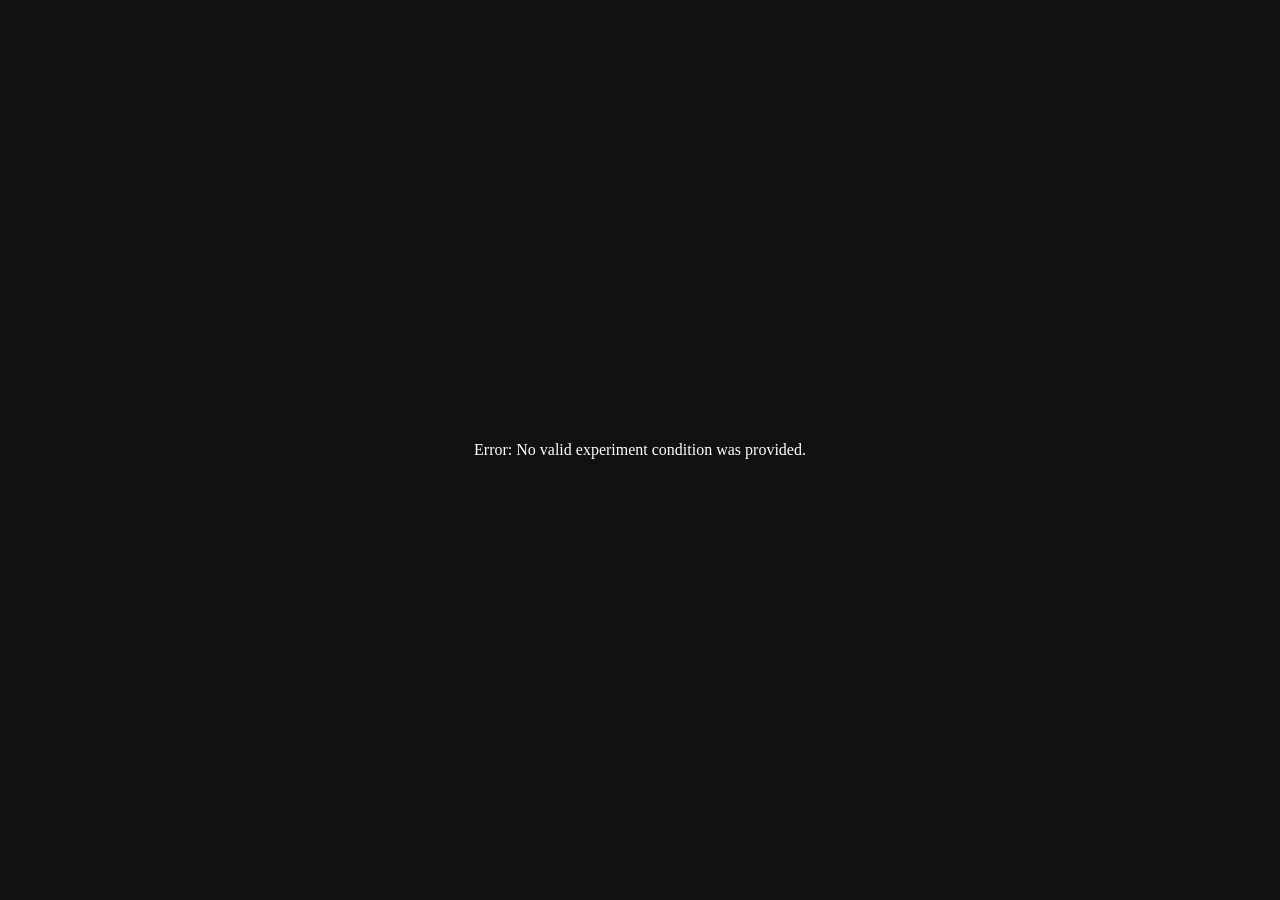
<file: index.html>
<!DOCTYPE html>
<html lang="en">
<head>
<meta charset="UTF-8">
<meta name="viewport" content="width=device-width, initial-scale=1.0">
<title>Narrative Experiment</title>

<link rel="stylesheet" href="css/style.css">

<style>
body{
    margin:0;
    min-height:100vh;
    display:flex;
    justify-content:center;
    align-items:center;
    background:#111;
    font-family:Georgia, serif;
}

.menu{
    display:flex;
    flex-direction:column;
    gap:20px;
    width:320px;
}

.menu button{
    padding:18px;
    font-size:18px;
    cursor:pointer;

    background:transparent;
    border:1px solid #6a5a3a;
    color:#c8a96e;
    border-radius:6px;
    transition:.3s;
}

.menu button:hover{
    background:#6a5a3a;
    color:#111;
}
</style>

</head>

<body>

    <script>
        const params = new URLSearchParams(window.location.search);

        const lang = params.get("lang") || "eng";
        const condition = params.get("condition");

            console.log("Language:", lang);
            console.log("Condition:", condition);

        const scenes = {
        "1": "scenes/fantasy-narrative.html",
        "2": "scenes/real-narrative.html",
        "3": "scenes/fantasy-comic.html",
        "4": "scenes/fantasy-realistic.html",
        "5": "scenes/real-comic.html",
        "6": "scenes/real-realistic.html"
        };


        // --------------------------------
        // Find selected scene
        // --------------------------------

        const selectedScene = scenes[condition];

        console.log("Selected scene:", selectedScene);

        if (selectedScene) {

            window.location.href =
                selectedScene +
                "?lang=" + encodeURIComponent(lang);

            } else {

            console.error("Invalid or missing condition:", condition);

            document.body.innerHTML = `
                <p style="
                    color:white;
                    text-align:center;
                    font-family:Georgia, serif;
                ">
                    Error: No valid experiment condition was provided.
                </p>
            `;
        }
        
    </script>
    

</body>
</html>
</file>
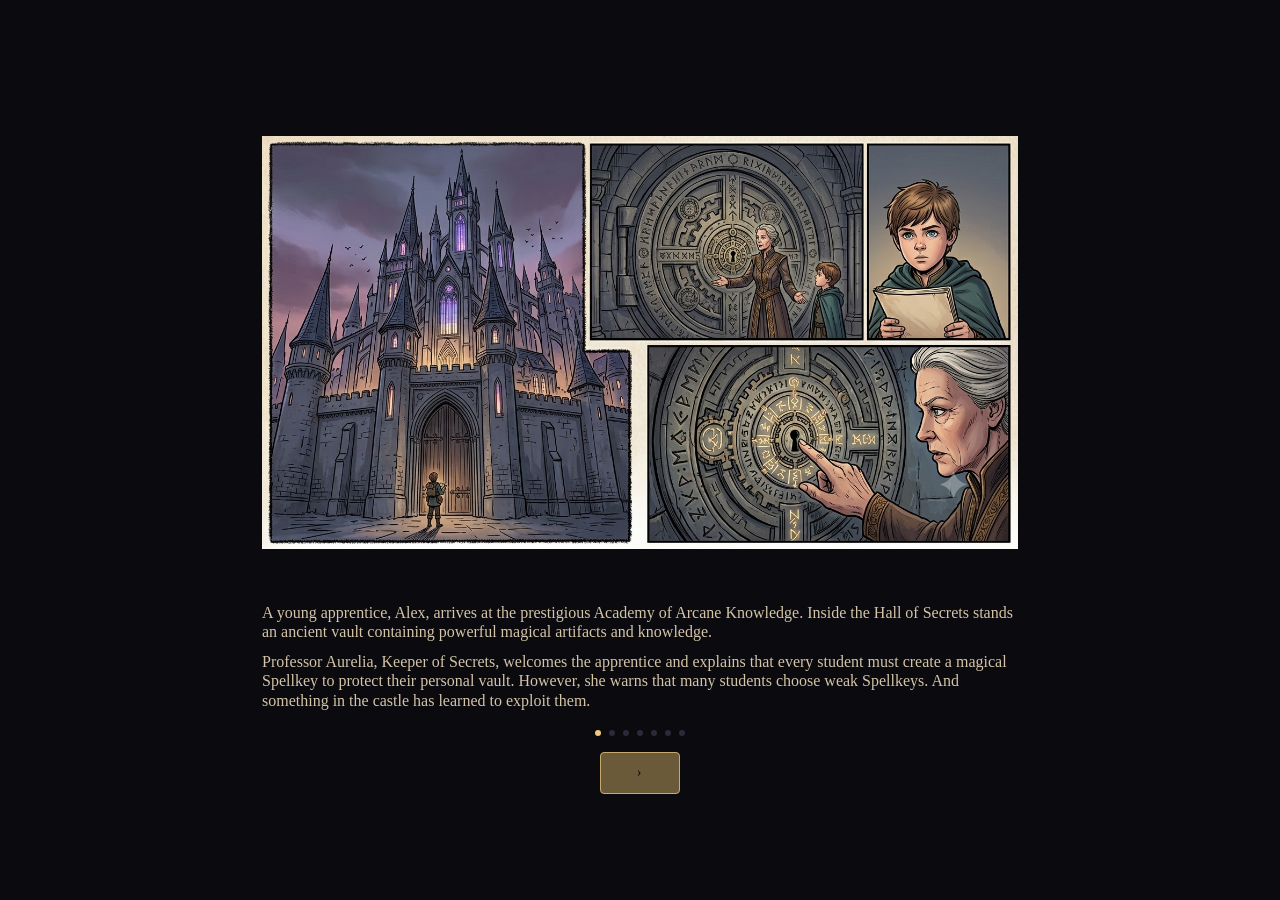
<file: scenes/fantasy-comic.html>
<!DOCTYPE html>
<html lang="en">
<head>
<meta charset="UTF-8">
<meta name="viewport" content="width=device-width, initial-scale=1.0">
<title>The Academy of Arcane Knowledge</title>
  <link rel="stylesheet" href="../css/style.css">
</head>


<body class="fantasy">
<div class="scene active" id="scene-1">
  <img id="scene1-image" class="scene-image">
  <div id="scene1-text" class="narration"></div>

  <div id="scene1-progress" class="progress"></div>
  
  <div class="navigation-buttons">
    <button class="continue-btn" onclick="goTo('2')">
        ›
    </button>
  </div>
</div>


<div class="scene" id="scene-2">
  <img id="scene2-image" class="scene-image">
  <div id="scene2-text" class="narration"></div>

  <div id="scene2-progress" class="progress"></div>

  <div class="navigation-buttons">
    <button class="back-btn" onclick="goBack()">
        ‹
    </button>

    <button class="continue-btn" onclick="goTo('3')">
        ›
    </button>
  </div>
</div>




<div class="scene" id="scene-3">
  <img id="scene3-image" class="scene-image">
  <div id="scene3-text" class="narration"></div>

  <div id="scene3-progress" class="progress"></div>
  
  <div class="navigation-buttons">
    <button class="back-btn" onclick="goBack()">
        ‹
    </button>

    <button class="continue-btn" onclick="goTo('information')">
        ›
    </button>
  </div>
</div>

<div class="scene" id="scene-information">

  <div id="information-panel-1-content"></div>
  <div class="navigation-buttons">
    <button class="back-btn" onclick="goBack()">
        ‹
    </button>
    <button class="continue-btn" onclick="goTo('4')">
        ›
    </button>
  </div>
</div>


<div class="scene" id="scene-4">
  <img id="scene4-image" class="scene-image">
  <div id="scene4-text" class="narration"></div>

  <div id="scene4-progress" class="progress"></div>

  <div class="navigation-buttons">
    <button class="back-btn" onclick="goBack()">
        ‹
    </button>
    <button class="continue-btn" onclick="goTo('5')">
        ›
    </button>
  </div>

</div>

<div class="scene" id="scene-5">
  <img id="scene5-image" class="scene-image">
  <div id="scene5-text" class="narration"></div>

  <div id="scene5-progress" class="progress"></div>

  <div class="navigation-buttons">
    <button class="back-btn" onclick="goBack()">
        ‹
    </button>

    <button class="continue-btn" onclick="goTo('6')">
        ›
    </button>
  </div>

</div>

<div class="scene" id="scene-6">
  <img id="scene6-image" class="scene-image">
  <div id="scene6-text" class="narration"></div>
  <div id="scene6-progress" class="progress"></div>

  <div class="navigation-buttons">
    <button class="back-btn" onclick="goBack()">
        ‹
    </button>
    <button class="continue-btn" onclick="goTo('7')">
      ›
  </button>
  </div>
</div>

<div class="scene" id="scene-7">
  <img id="scene7-image" class="scene-image">
  <div id="scene7-text" class="narration"></div>
  <div id="scene7-progress" class="progress"></div>


  <div class="navigation-buttons">
    <button class="back-btn" onclick="goBack()">
        ‹
    </button>

    <button class="continue-btn" onclick="goTo('information2')">
      ›
   </button>
  </div>
</div>

<div class="scene" id="scene-information2">
  <div id="information-panel-2-content"></div>
      <div class="navigation-buttons">
        <button class="back-btn" onclick="goBack()">‹</button>
        <button id="completeButton" class="continue-btn" type="button">
          <span id="completeButtonText"></span> ›
        </button>
      </div>
 </div>



    

</div>



<script src="../js/data.js"></script>
<script src="../js/information-panel.js"></script>

<script>
  const story = scenes.find(
      s => s.topic === "password-security"
  );
  const narrativeType = "fantasy";
  const visualStyle = "comic";
  const scenesData =  story.narratives[narrativeType].data;
  const totalScenes = scenesData.length;

  const lang = new URLSearchParams(window.location.search).get("lang") || "eng";
  console.log("Language:", lang);
  const narrationVar = lang === "eng" ? "narration_EN" : "narration_GER";

  scenesData.forEach((scene,index)=>{
    const imageElement = document.getElementById(
        `scene${index+1}-image`
    );

    imageElement.src = scene.visual_style[visualStyle].image;


    document.getElementById(
        `scene${index+1}-text`
    ).innerHTML =
        scene[narrationVar]
        .trim()
        .split("\n")
        .map(line => `<p>${line.trim()}</p>`)
        .join("");
    const progress = document.getElementById(`scene${index + 1}-progress`);

    for (let i = 0; i < totalScenes; i++) {
        const pip = document.createElement("div");
        pip.classList.add("pip");

        if (i < index)
            pip.classList.add("done");
        else if (i === index)
            pip.classList.add("active");

        progress.appendChild(pip);
    }
});

  document.getElementById("completeButtonText").textContent =
  lang === "ger" ? "Geschichte abschließen" : "Complete the story";

  document.getElementById("completeButton").addEventListener("click", function(event) {
  event.preventDefault();
  window.parent.postMessage(
      {
          type: "storyFinished"
      },
      "*"
  );
  });

  let sceneHistory = ["1"];
  function goTo(sceneId) {
      let currentScene = document.querySelector(".scene.active");
      if(currentScene) {
          let currentId = currentScene.id.replace("scene-", "");

          if(currentId !== sceneId) {
              sceneHistory.push(sceneId);
          }
      }

      document.querySelectorAll('.scene')
          .forEach(s => s.classList.remove('active'));
      document.getElementById('scene-' + sceneId)
          .classList.add('active');

      
    if (sceneId === "information") {
        renderInformationPanel(1, narrativeType,lang);
    }
    if (sceneId === "information2") {
        renderInformationPanel(2, narrativeType, lang);
    }


      window.scrollTo({
          top:0,
          behavior:'smooth'
      });
  }

  function goBack() {
      sceneHistory.pop();
      let previousScene = sceneHistory[sceneHistory.length - 1];
      if(previousScene) {
          document.querySelectorAll('.scene')
              .forEach(s => s.classList.remove('active'));

          document.getElementById('scene-' + previousScene)
              .classList.add('active');

          window.scrollTo({
              top:0,
              behavior:'smooth'
          });
      }
  }
</script>

</body>
</html>
</file>
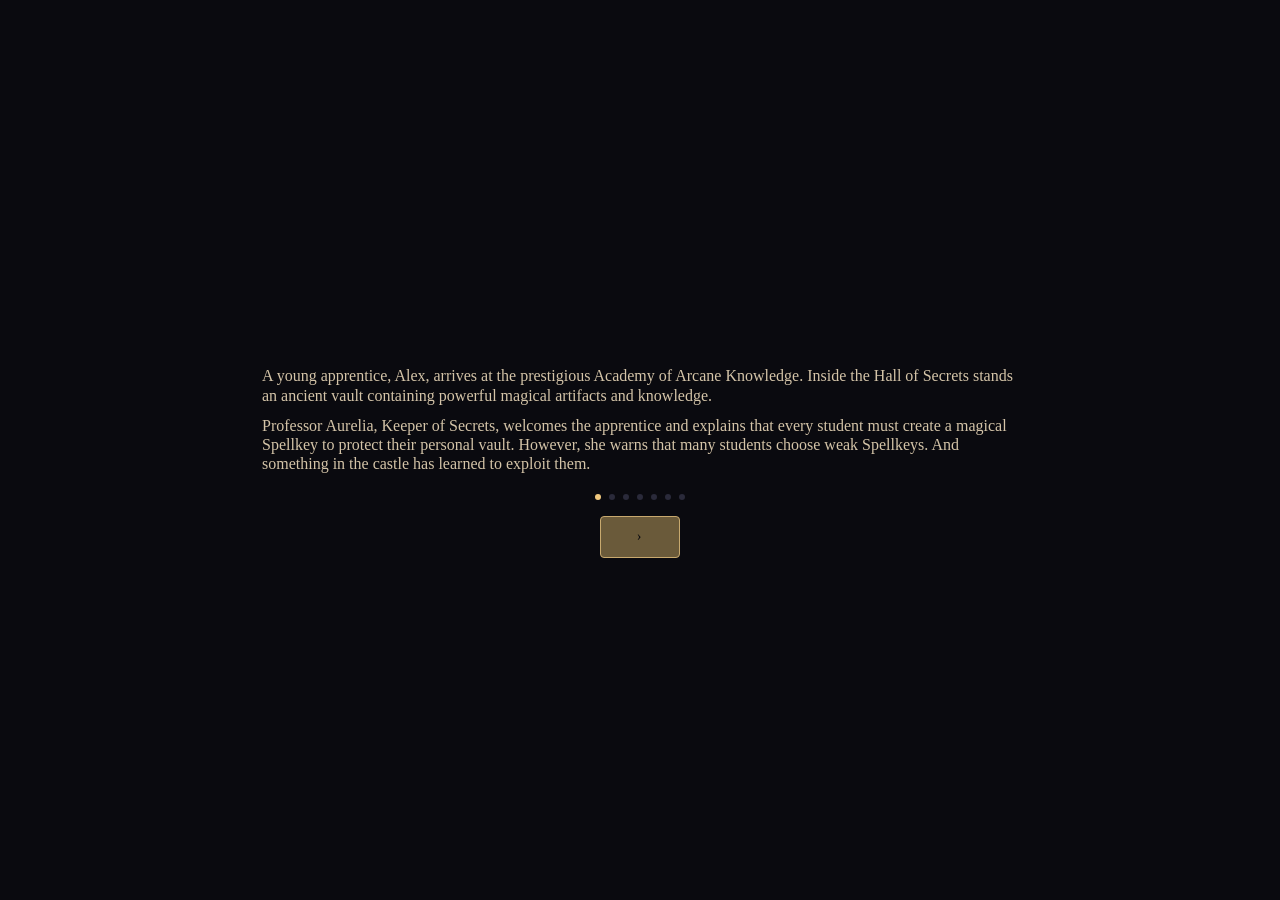
<file: scenes/fantasy-narrative.html>
<!DOCTYPE html>
<html lang="en">
<head>
<meta charset="UTF-8">
<meta name="viewport" content="width=device-width, initial-scale=1.0">
<title>The Academy of Arcane Knowledge</title>
  <link rel="stylesheet" href="../css/style.css">
</head>


<body class="fantasy">
<div class="scene active" id="scene-1">
  <div id="scene1-text" class="narration"></div>

  <div id="scene1-progress" class="progress"></div>
  
  <div class="navigation-buttons">
    <button class="continue-btn" onclick="goTo('2')">
        ›
    </button>
  </div>
</div>


<div class="scene" id="scene-2">
  <div id="scene2-text" class="narration"></div>

  <div id="scene2-progress" class="progress"></div>

  <div class="navigation-buttons">
    <button class="back-btn" onclick="goBack()">
        ‹
    </button>

    <button class="continue-btn" onclick="goTo('3')">
        ›
    </button>
  </div>
</div>



<div class="scene" id="scene-3">
  <div id="scene3-text" class="narration"></div>

  <div id="scene3-progress" class="progress"></div>
  
  <div class="navigation-buttons">
    <button class="back-btn" onclick="goBack()">
        ‹
    </button>

    <button class="continue-btn" onclick="goTo('information')">
        ›
    </button>
  </div>
</div>


<div class="scene" id="scene-information">

  <div id="information-panel-1-content"></div>
  <div class="navigation-buttons">
    <button class="back-btn" onclick="goBack()">
        ‹
    </button>
    <button class="continue-btn" onclick="goTo('4')">
        ›
    </button>
  </div>
</div>



<div class="scene" id="scene-4">
  <div id="scene4-text" class="narration"></div>

  <div id="scene4-progress" class="progress"></div>

  <div class="navigation-buttons">
    <button class="back-btn" onclick="goBack()">
        ‹
    </button>
    <button class="continue-btn" onclick="goTo('5')">
        ›
    </button>
  </div>

</div>

<div class="scene" id="scene-5">
  <div id="scene5-text" class="narration"></div>

  <div id="scene5-progress" class="progress"></div>

  <div class="navigation-buttons">
    <button class="back-btn" onclick="goBack()">
        ‹
    </button>

    <button class="continue-btn" onclick="goTo('6')">
        ›
    </button>
  </div>
</div>


<div class="scene" id="scene-6">
  <div id="scene6-text" class="narration"></div>
  <div id="scene6-progress" class="progress"></div>

  <div class="navigation-buttons">
    <button class="back-btn" onclick="goBack()">
        ‹
    </button>
    <button class="continue-btn" onclick="goTo('7')">
      ›
  </button>
  </div>
</div>

<div class="scene" id="scene-7">
  <div id="scene7-text" class="narration"></div>
  <div id="scene7-progress" class="progress"></div>

  <div class="navigation-buttons">
    <button class="back-btn" onclick="goBack()">
        ‹
    </button>
    <button class="continue-btn" onclick="goTo('information2')">
      ›
  </button>
  </div>
</div>


<div class="scene" id="scene-information2">
  <div id="information-panel-2-content"></div>
      <div class="navigation-buttons">
        <button class="back-btn" onclick="goBack()">‹</button>
        <button id="completeButton" class="continue-btn" type="button">
          <span id="completeButtonText"></span> ›
        </button>
      </div>
 </div>

<script src="../js/data.js"></script>
<script src="../js/information-panel.js"></script>

<script>
  const story = scenes.find(
      s => s.topic === "password-security"
  );
  const narrativeType = "fantasy";
  const visualStyle = "comic";


  const scenesData =  story.narratives[narrativeType].data;
  const totalScenes = scenesData.length;

  const lang = new URLSearchParams(window.location.search).get("lang") || "eng";

  console.log("Language:", lang);

  const narrationVar = lang === "eng" ? "narration_EN" : "narration_GER";

  scenesData.forEach((scene,index)=>{


    document.getElementById(
        `scene${index+1}-text`
    ).innerHTML =
        scene[narrationVar]
        .trim()
        .split("\n")
        .map(line => `<p>${line.trim()}</p>`)
        .join("");
    const progress = document.getElementById(`scene${index + 1}-progress`);

    for (let i = 0; i < totalScenes; i++) {
        const pip = document.createElement("div");
        pip.classList.add("pip");

        if (i < index)
            pip.classList.add("done");
        else if (i === index)
            pip.classList.add("active");

        progress.appendChild(pip);
    }
});

  document.getElementById("completeButtonText").textContent =
  lang === "ger" ? "Geschichte abschließen" : "Complete the story";

  document.getElementById("completeButton").addEventListener("click", function(event) {
  event.preventDefault();
  window.parent.postMessage(
      {
          type: "storyFinished"
      },
      "*"
  );
  });

  let sceneHistory = ["1"];
  function goTo(sceneId) {

      let currentScene = document.querySelector(".scene.active");

      if(currentScene) {
          let currentId = currentScene.id.replace("scene-", "");

          if(currentId !== sceneId) {
              sceneHistory.push(sceneId);
          }
      }

      document.querySelectorAll('.scene')
          .forEach(s => s.classList.remove('active'));
      document.getElementById('scene-' + sceneId)
          .classList.add('active');

      
    if (sceneId === "information") {
        renderInformationPanel(1, narrativeType,lang);
    }
    if (sceneId === "information2") {
        renderInformationPanel(2, narrativeType, lang);
    }


      window.scrollTo({
          top:0,
          behavior:'smooth'
      });
  }

  function goBack() {
      sceneHistory.pop();
      let previousScene = sceneHistory[sceneHistory.length - 1];
      if(previousScene) {
          document.querySelectorAll('.scene')
              .forEach(s => s.classList.remove('active'));

          document.getElementById('scene-' + previousScene)
              .classList.add('active');

          window.scrollTo({
              top:0,
              behavior:'smooth'
          });
      }
  }
</script>

</body>
</html>
</file>
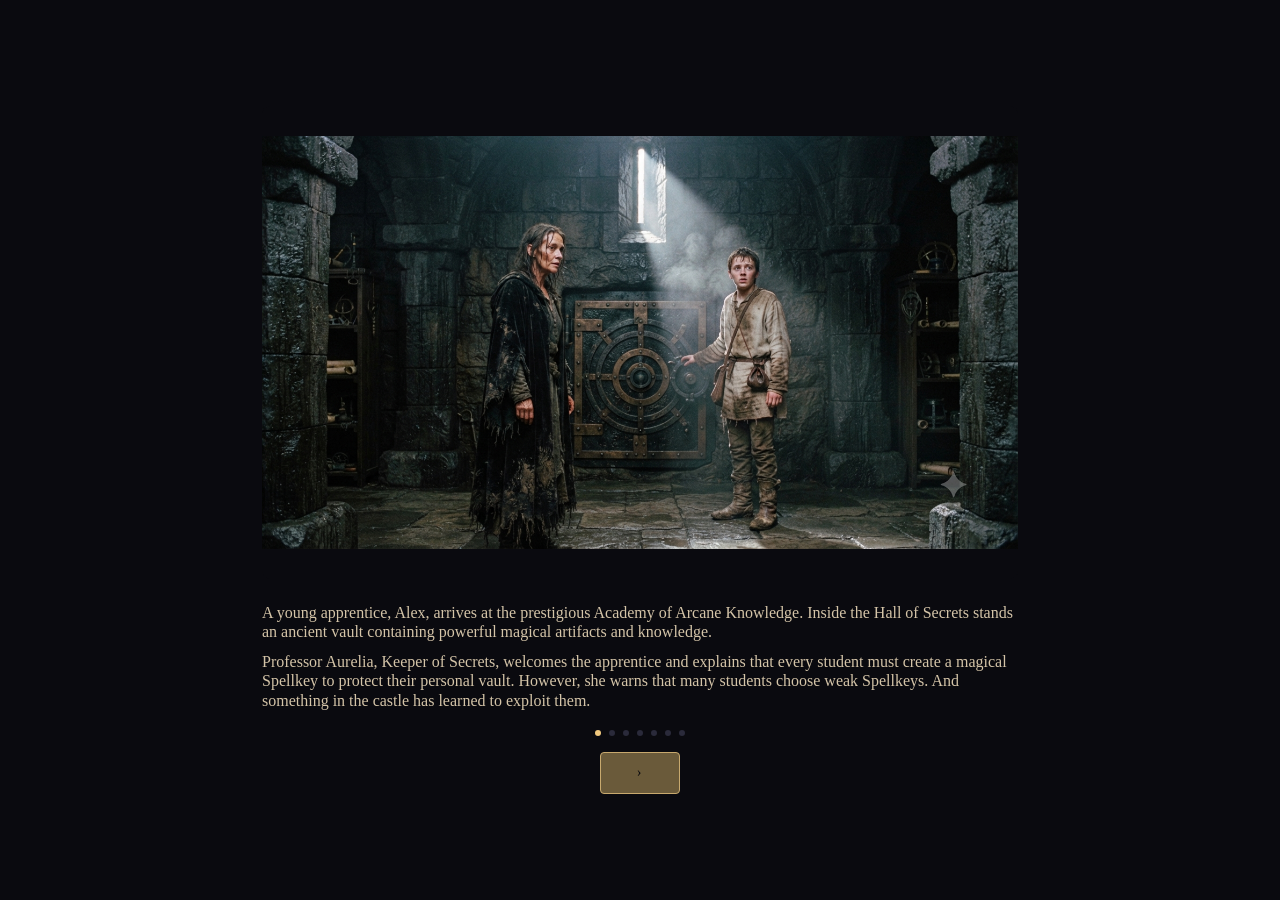
<file: scenes/fantasy-realistic.html>
<!DOCTYPE html>
<html lang="en">
<head>
<meta charset="UTF-8">
<meta name="viewport" content="width=device-width, initial-scale=1.0">
<title>The Academy of Arcane Knowledge</title>
  <link rel="stylesheet" href="../css/style.css">
</head>

<body class="fantasy">
<div class="scene active" id="scene-1">

  <img id="scene1-image" class="scene-image">
  <div id="scene1-text" class="narration"></div>

  <div id="scene1-progress" class="progress"></div>
  
  <div class="navigation-buttons">
    <button class="continue-btn" onclick="goTo('2')">
        ›
    </button>
  </div>
</div>


<div class="scene" id="scene-2">
  <img id="scene2-image" class="scene-image">
  <div id="scene2-text" class="narration"></div>

  <div id="scene2-progress" class="progress"></div>

  <div class="navigation-buttons">
    <button class="back-btn" onclick="goBack()">
        ‹
    </button>

    <button class="continue-btn" onclick="goTo('3')">
        ›
    </button>
  </div>
</div>





<div class="scene" id="scene-3">
  <img id="scene3-image" class="scene-image">
  <div id="scene3-text" class="narration"></div>

  <div id="scene3-progress" class="progress"></div>
  
  <div class="navigation-buttons">
    <button class="back-btn" onclick="goBack()">
        ‹
    </button>

    <button class="continue-btn" onclick="goTo('information')">
        ›
    </button>
  </div>
</div>

<div class="scene" id="scene-information">
  <div id="information-panel-1-content"></div>
  <div class="navigation-buttons">
    <button class="back-btn" onclick="goBack()">
        ‹
    </button>
    <button class="continue-btn" onclick="goTo('4')">
        ›
    </button>
  </div>
</div>


<div class="scene" id="scene-4">
  <img id="scene4-image" class="scene-image">
  <div id="scene4-text" class="narration"></div>

  <div id="scene4-progress" class="progress"></div>

  <div class="navigation-buttons">
    <button class="back-btn" onclick="goBack()">
        ‹
    </button>
    <button class="continue-btn" onclick="goTo('5')">
        ›
    </button>
  </div>

</div>

<div class="scene" id="scene-5">
  <img id="scene5-image" class="scene-image">
  <div id="scene5-text" class="narration"></div>

  <div id="scene5-progress" class="progress"></div>

  <div class="navigation-buttons">
    <button class="back-btn" onclick="goBack()">
        ‹
    </button>

    <button class="continue-btn" onclick="goTo('6')">
        ›
    </button>
  </div>

</div>

<div class="scene" id="scene-6">
  <img id="scene6-image" class="scene-image">
  <div id="scene6-text" class="narration"></div>
  <div id="scene6-progress" class="progress"></div>

  <div class="navigation-buttons">
    <button class="back-btn" onclick="goBack()">
        ‹
    </button>
    <button class="continue-btn" onclick="goTo('7')">
        ›
    </button>
  </div>

</div>

<div class="scene" id="scene-7">
  <img id="scene7-image" class="scene-image">
  <div id="scene7-text" class="narration"></div>
  <div id="scene7-progress" class="progress"></div>


  <div class="navigation-buttons">
    <button class="back-btn" onclick="goBack()">
        ‹
    </button>

    <button class="continue-btn" onclick="goTo('information2')">
      ›
  </button>
  </div>

</div>

<div class="scene" id="scene-information2">
  <div id="information-panel-2-content"></div>
      <div class="navigation-buttons">
        <button class="back-btn" onclick="goBack()">‹</button>
        <button id="completeButton" class="continue-btn" type="button">
          <span id="completeButtonText"></span> ›
        </button>
      </div>
 </div>



<script src="../js/data.js"></script>
<script src="../js/information-panel.js"></script>

<script>
  const story = scenes.find(
      s => s.topic === "password-security"
  );
  const narrativeType = "fantasy";
  const visualStyle = "realistic";


  const scenesData =  story.narratives[narrativeType].data;
  const totalScenes = scenesData.length;

  const lang = new URLSearchParams(window.location.search).get("lang") || "eng";
  console.log("Language:", lang);
  const narrationVar = lang === "eng" ? "narration_EN" : "narration_GER";

  scenesData.forEach((scene,index)=>{
    document.getElementById(
        `scene${index+1}-image`
    ).src =
        scene.visual_style[visualStyle].image;

    document.getElementById(
        `scene${index+1}-text`
    ).innerHTML =
        scene[narrationVar]
        .trim()
        .split("\n")
        .map(line => `<p>${line.trim()}</p>`)
        .join("");
    const progress = document.getElementById(`scene${index + 1}-progress`);

    for (let i = 0; i < totalScenes; i++) {
        const pip = document.createElement("div");
        pip.classList.add("pip");

        if (i < index)
            pip.classList.add("done");
        else if (i === index)
            pip.classList.add("active");

        progress.appendChild(pip);
    }
});

  document.getElementById("completeButtonText").textContent =
  lang === "ger" ? "Geschichte abschließen" : "Complete the story";

  document.getElementById("completeButton").addEventListener("click", function(event) {
  event.preventDefault();
  window.parent.postMessage(
      {
          type: "storyFinished"
      },
      "*"
  );
  });

  let sceneHistory = ["1"];
  function goTo(sceneId) {

      let currentScene = document.querySelector(".scene.active");

      if(currentScene) {
          let currentId = currentScene.id.replace("scene-", "");

          if(currentId !== sceneId) {
              sceneHistory.push(sceneId);
          }
      }

      document.querySelectorAll('.scene')
          .forEach(s => s.classList.remove('active'));
      document.getElementById('scene-' + sceneId)
          .classList.add('active');

      
    if (sceneId === "information") {
        renderInformationPanel(1, narrativeType,lang);
    }
    if (sceneId === "information2") {
        renderInformationPanel(2, narrativeType, lang);
    }

      window.scrollTo({
          top:0,
          behavior:'smooth'
      });
  }

  function goBack() {
      sceneHistory.pop();
      let previousScene = sceneHistory[sceneHistory.length - 1];
      if(previousScene) {
          document.querySelectorAll('.scene')
              .forEach(s => s.classList.remove('active'));

          document.getElementById('scene-' + previousScene)
              .classList.add('active');

          window.scrollTo({
              top:0,
              behavior:'smooth'
          });
      }
  }
</script>

</body>
</html>
</file>
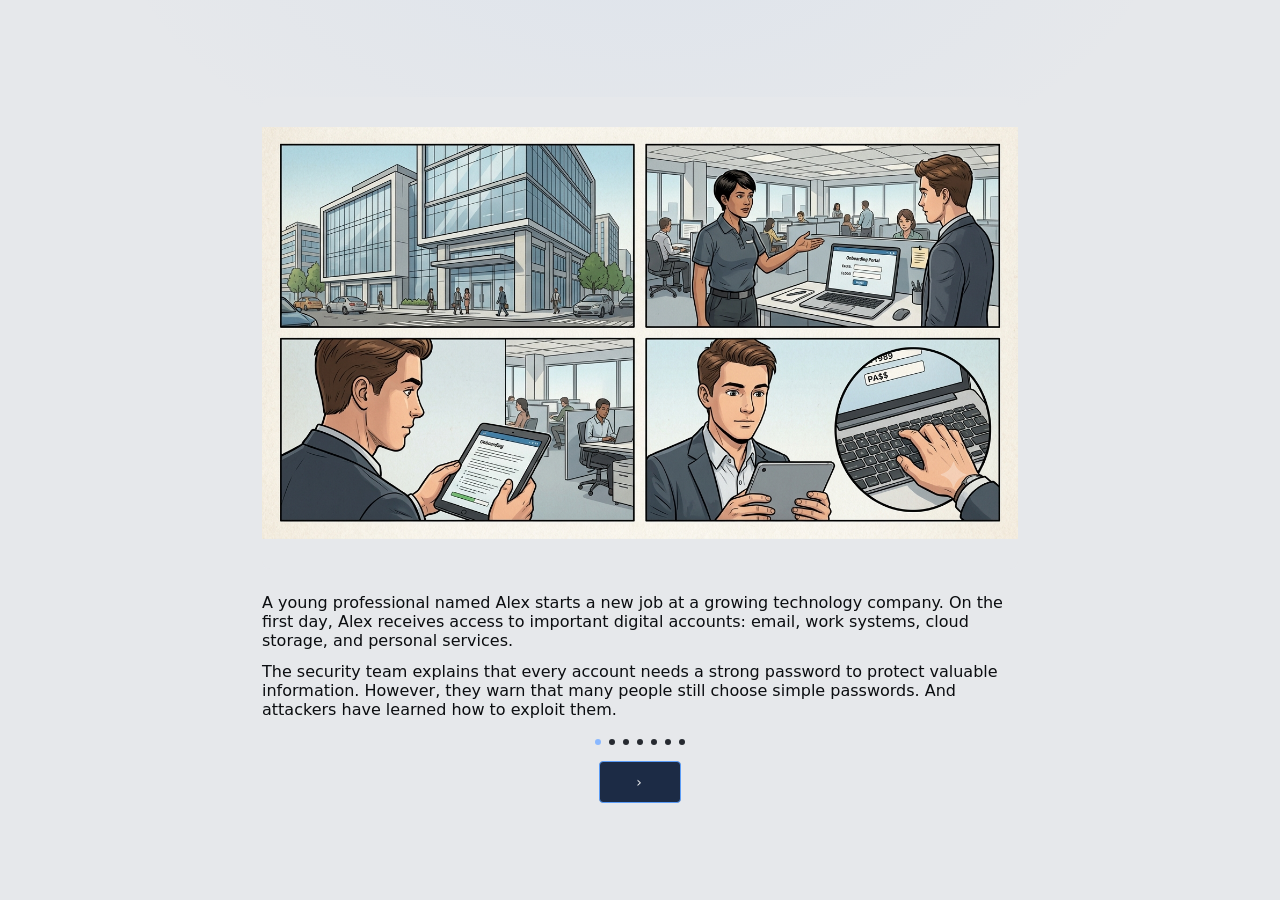
<file: scenes/real-comic.html>
<!DOCTYPE html>
<html lang="en">
<head>
<meta charset="UTF-8">
<meta name="viewport" content="width=device-width, initial-scale=1.0">
<title>Alex’s Journey to Password Security</title>
  <link rel="stylesheet" href="../css/style.css">
</head>

<body class="real">
<div class="scene active" id="scene-1">

  <img id="scene1-image" class="scene-image">
  <div id="scene1-text" class="narration"></div>

  <div id="scene1-progress" class="progress"></div>
  
  <div class="navigation-buttons">
    <button class="continue-btn" onclick="goTo('2')">
        ›
    </button>
  </div>
</div>


<div class="scene" id="scene-2">
  <img id="scene2-image" class="scene-image">
  <div id="scene2-text" class="narration"></div>

  <div id="scene2-progress" class="progress"></div>

  <div class="navigation-buttons">
    <button class="back-btn" onclick="goBack()">
        ‹
    </button>

    <button class="continue-btn" onclick="goTo('information')">
        ›
    </button>
  </div>
</div>





<div class="scene" id="scene-3">
  <img id="scene3-image" class="scene-image">
  <div id="scene3-text" class="narration"></div>

  <div id="scene3-progress" class="progress"></div>
  
  <div class="navigation-buttons">
    <button class="back-btn" onclick="goBack()">
        ‹
    </button>

    <button class="continue-btn" onclick="goTo('information')">
        ›
    </button>
  </div>
</div>

<div class="scene" id="scene-information">

  <div id="information-panel-1-content"></div>
  <div class="navigation-buttons">
    <button class="back-btn" onclick="goBack()">
        ‹
    </button>
    <button class="continue-btn" onclick="goTo('4')">
        ›
    </button>
  </div>
</div>


<div class="scene" id="scene-4">
  <img id="scene4-image" class="scene-image">
  <div id="scene4-text" class="narration"></div>

  <div id="scene4-progress" class="progress"></div>

  <div class="navigation-buttons">
    <button class="back-btn" onclick="goBack()">
        ‹
    </button>
    <button class="continue-btn" onclick="goTo('5')">
        ›
    </button>
  </div>

</div>

<div class="scene" id="scene-5">
  <img id="scene5-image" class="scene-image">
  <div id="scene5-text" class="narration"></div>

  <div id="scene5-progress" class="progress"></div>

  <div class="navigation-buttons">
    <button class="back-btn" onclick="goBack()">
        ‹
    </button>

    <button class="continue-btn" onclick="goTo('6')">
        ›
    </button>
  </div>

</div>

<div class="scene" id="scene-6">
  <img id="scene6-image" class="scene-image">
  <div id="scene6-text" class="narration"></div>
  <div id="scene6-progress" class="progress"></div>

  <div class="navigation-buttons">
    <button class="back-btn" onclick="goBack()">
        ‹
    </button>
    <button class="continue-btn" onclick="goTo('7')">
        ›
    </button>
  </div>

</div>

<div class="scene" id="scene-7">
  <img id="scene7-image" class="scene-image">
  <div id="scene7-text" class="narration"></div>
  <div id="scene7-progress" class="progress"></div>


  <div class="navigation-buttons">
    <button class="back-btn" onclick="goBack()">
        ‹
    </button>

    <button class="continue-btn" onclick="goTo('information2')">
      ›
  </button>
  </div>

</div>

<div class="scene" id="scene-information2">

  <div id="information-panel-2-content"></div>
     <div class="navigation-buttons">
        <button class="back-btn" onclick="goBack()">‹</button>
        <button id="completeButton" class="continue-btn" type="button">
          <span id="completeButtonText"></span> ›
        </button>
  </div>
</div>



<script src="../js/data.js"></script>
<script src="../js/information-panel.js"></script>

<script>
  const story = scenes.find(
      s => s.topic === "password-security"
  );
  const narrativeType = "real";
  const visualStyle = "comic";


  const scenesData =  story.narratives[narrativeType].data;
  const totalScenes = scenesData.length;

  const lang = new URLSearchParams(window.location.search).get("lang") || "eng";
  console.log("Language:", lang);
  const narrationVar = lang === "eng" ? "narration_EN" : "narration_GER";

  scenesData.forEach((scene,index)=>{
    document.getElementById(
        `scene${index+1}-image`
    ).src =
        scene.visual_style[visualStyle].image;

    document.getElementById(
        `scene${index+1}-text`
    ).innerHTML =
        scene[narrationVar]
        .trim()
        .split("\n")
        .map(line => `<p>${line.trim()}</p>`)
        .join("");
    const progress = document.getElementById(`scene${index + 1}-progress`);

    for (let i = 0; i < totalScenes; i++) {
        const pip = document.createElement("div");
        pip.classList.add("pip");

        if (i < index)
            pip.classList.add("done");
        else if (i === index)
            pip.classList.add("active");

        progress.appendChild(pip);
    }
});

  document.getElementById("completeButtonText").textContent =
  lang === "ger" ? "Geschichte abschließen" : "Complete the story";
  
  document.getElementById("completeButton").addEventListener("click", function(event) {
  event.preventDefault();
  window.parent.postMessage(
      {
          type: "storyFinished"
      },
      "*"
  );
  });

  let sceneHistory = ["1"];
  function goTo(sceneId) {

      let currentScene = document.querySelector(".scene.active");

      if(currentScene) {
          let currentId = currentScene.id.replace("scene-", "");

          if(currentId !== sceneId) {
              sceneHistory.push(sceneId);
          }
      }

      document.querySelectorAll('.scene')
          .forEach(s => s.classList.remove('active'));
      document.getElementById('scene-' + sceneId)
          .classList.add('active');

      
    if (sceneId === "information") {
        renderInformationPanel(1, narrativeType,lang);
    }
    if (sceneId === "information2") {
        renderInformationPanel(2, narrativeType, lang);
    }

      window.scrollTo({
          top:0,
          behavior:'smooth'
      });
  }

  function goBack() {
      sceneHistory.pop();
      let previousScene = sceneHistory[sceneHistory.length - 1];
      if(previousScene) {
          document.querySelectorAll('.scene')
              .forEach(s => s.classList.remove('active'));

          document.getElementById('scene-' + previousScene)
              .classList.add('active');

          window.scrollTo({
              top:0,
              behavior:'smooth'
          });
      }
  }
</script>

</body>
</html>
</file>
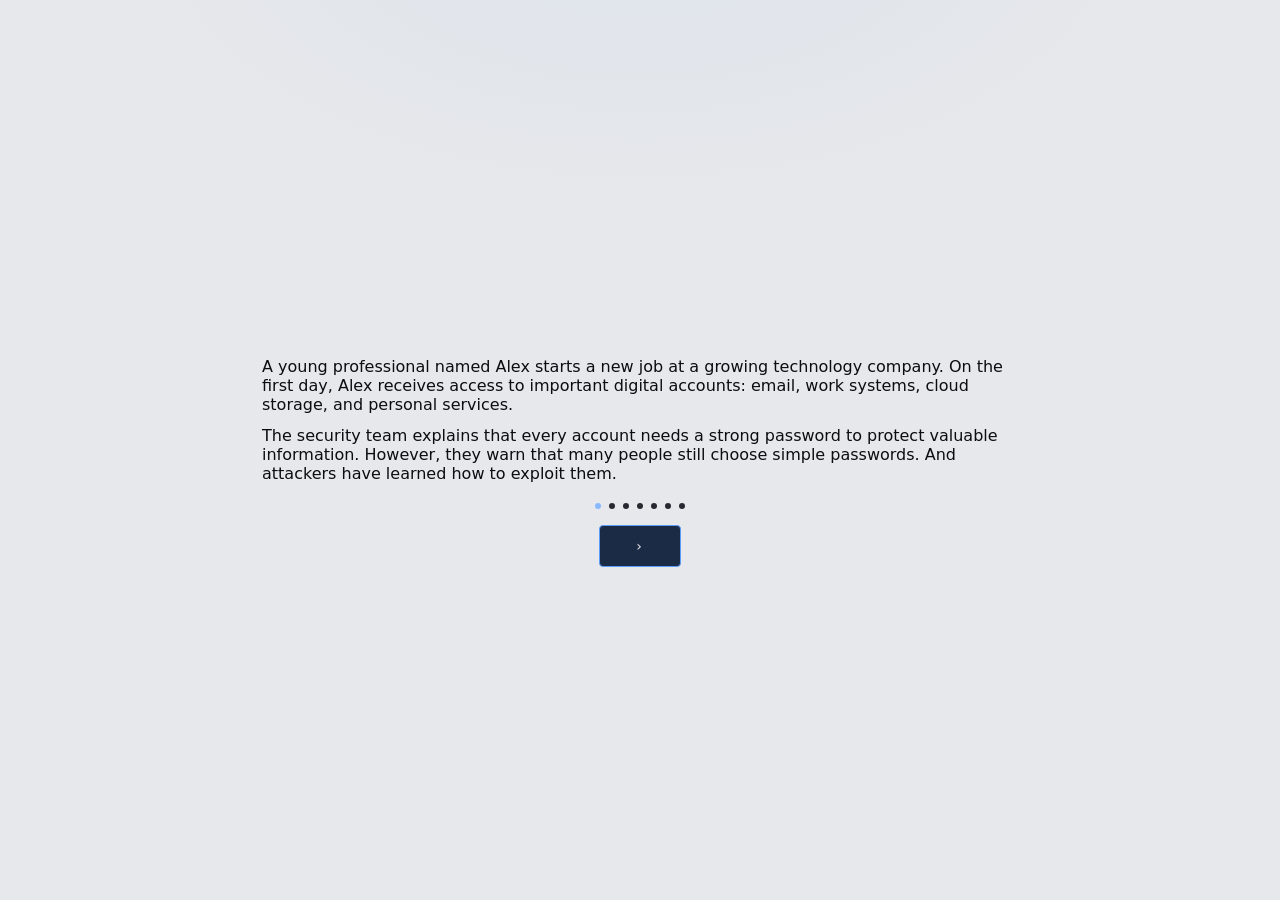
<file: scenes/real-narrative.html>
<!DOCTYPE html>
<html lang="en">
<head>
<meta charset="UTF-8">
<meta name="viewport" content="width=device-width, initial-scale=1.0">
<title>Alex’s Journey to Password Security</title>
  <link rel="stylesheet" href="../css/style.css">
</head>

<body class="real">
<div class="scene active" id="scene-1">
  <div id="scene1-text" class="narration"></div>

  <div id="scene1-progress" class="progress"></div>
  
  <div class="navigation-buttons">
    <button class="continue-btn" onclick="goTo('2')">
        ›
    </button>
  </div>
</div>


<div class="scene" id="scene-2">
  <div id="scene2-text" class="narration"></div>

  <div id="scene2-progress" class="progress"></div>

  <div class="navigation-buttons">
    <button class="back-btn" onclick="goBack()">
        ‹
    </button>

    <button class="continue-btn" onclick="goTo('3')">
        ›
    </button>
  </div>
</div>




<div class="scene" id="scene-3">
  <div id="scene3-text" class="narration"></div>

  <div id="scene3-progress" class="progress"></div>
  
  <div class="navigation-buttons">
    <button class="back-btn" onclick="goBack()">
        ‹
    </button>

    <button class="continue-btn" onclick="goTo('information')">
        ›
    </button>
  </div>
</div>


<div class="scene" id="scene-information">
  <div id="information-panel-1-content"></div>
  <div class="navigation-buttons">
    <button class="back-btn" onclick="goBack()">
        ‹
    </button>
    <button class="continue-btn" onclick="goTo('4')">
        ›
    </button>
  </div>
</div>



<div class="scene" id="scene-4">
  <div id="scene4-text" class="narration"></div>

  <div id="scene4-progress" class="progress"></div>

  <div class="navigation-buttons">
    <button class="back-btn" onclick="goBack()">
        ‹
    </button>
    <button class="continue-btn" onclick="goTo('5')">
        ›
    </button>
  </div>

</div>

<div class="scene" id="scene-5">
  <div id="scene5-text" class="narration"></div>

  <div id="scene5-progress" class="progress"></div>

  <div class="navigation-buttons">
    <button class="back-btn" onclick="goBack()">
        ‹
    </button>

    <button class="continue-btn" onclick="goTo('6')">
        ›
    </button>
  </div>

</div>

<div class="scene" id="scene-6">
  <div id="scene6-text" class="narration"></div>
  <div id="scene6-progress" class="progress"></div>

  <div class="navigation-buttons">
    <button class="back-btn" onclick="goBack()">
        ‹
    </button>
    <button class="continue-btn" onclick="goTo('7')">
        ›
    </button>
  </div>

</div>

<div class="scene" id="scene-7">
  <div id="scene7-text" class="narration"></div>
  <div id="scene7-progress" class="progress"></div>


  <div class="navigation-buttons">
    <button class="back-btn" onclick="goBack()">
        ‹
    </button>

    <button class="continue-btn" onclick="goTo('information2')">
      ›
  </button>
  </div>

</div>

<div class="scene" id="scene-information2">

  <div id="information-panel-2-content"></div>
     <div class="navigation-buttons">
        <button class="back-btn" onclick="goBack()">‹</button>
        <button id="completeButton" class="continue-btn" type="button">
          <span id="completeButtonText"></span> ›
        </button>
  </div>
</div>




<script src="../js/data.js"></script>
<script src="../js/information-panel.js"></script>

<script>
  const story = scenes.find(
      s => s.topic === "password-security"
  );
  const narrativeType = "real";

  const scenesData =  story.narratives[narrativeType].data;
  const totalScenes = scenesData.length;

  const lang = new URLSearchParams(window.location.search).get("lang") || "eng";
  console.log("Language:", lang);
  const narrationVar = lang === "eng" ? "narration_EN" : "narration_GER";

  scenesData.forEach((scene,index)=>{
    document.getElementById(
        `scene${index+1}-text`
    ).innerHTML =
        scene[narrationVar]
        .trim()
        .split("\n")
        .map(line => `<p>${line.trim()}</p>`)
        .join("");
    const progress = document.getElementById(`scene${index + 1}-progress`);

    for (let i = 0; i < totalScenes; i++) {
        const pip = document.createElement("div");
        pip.classList.add("pip");

        if (i < index)
            pip.classList.add("done");
        else if (i === index)
            pip.classList.add("active");

        progress.appendChild(pip);
    }
});

  document.getElementById("completeButtonText").textContent =
  lang === "ger" ? "Geschichte abschließen" : "Complete the story";

  document.getElementById("completeButton").addEventListener("click", function(event) {
  event.preventDefault();
  window.parent.postMessage(
      {
          type: "storyFinished"
      },
      "*"
  );
  });

  let sceneHistory = ["1"];
  function goTo(sceneId) {

      let currentScene = document.querySelector(".scene.active");

      if(currentScene) {
          let currentId = currentScene.id.replace("scene-", "");

          if(currentId !== sceneId) {
              sceneHistory.push(sceneId);
          }
      }

      document.querySelectorAll('.scene')
          .forEach(s => s.classList.remove('active'));
      document.getElementById('scene-' + sceneId)
          .classList.add('active');
        
      
    if (sceneId === "information") {
        renderInformationPanel(1, narrativeType,lang);
    }
    if (sceneId === "information2") {
        renderInformationPanel(2, narrativeType, lang);
    }

      window.scrollTo({
          top:0,
          behavior:'smooth'
      });
  }

  function goBack() {
      sceneHistory.pop();
      let previousScene = sceneHistory[sceneHistory.length - 1];
      if(previousScene) {
          document.querySelectorAll('.scene')
              .forEach(s => s.classList.remove('active'));

          document.getElementById('scene-' + previousScene)
              .classList.add('active');

          window.scrollTo({
              top:0,
              behavior:'smooth'
          });
      }
  }
</script>

</body>
</html>
</file>
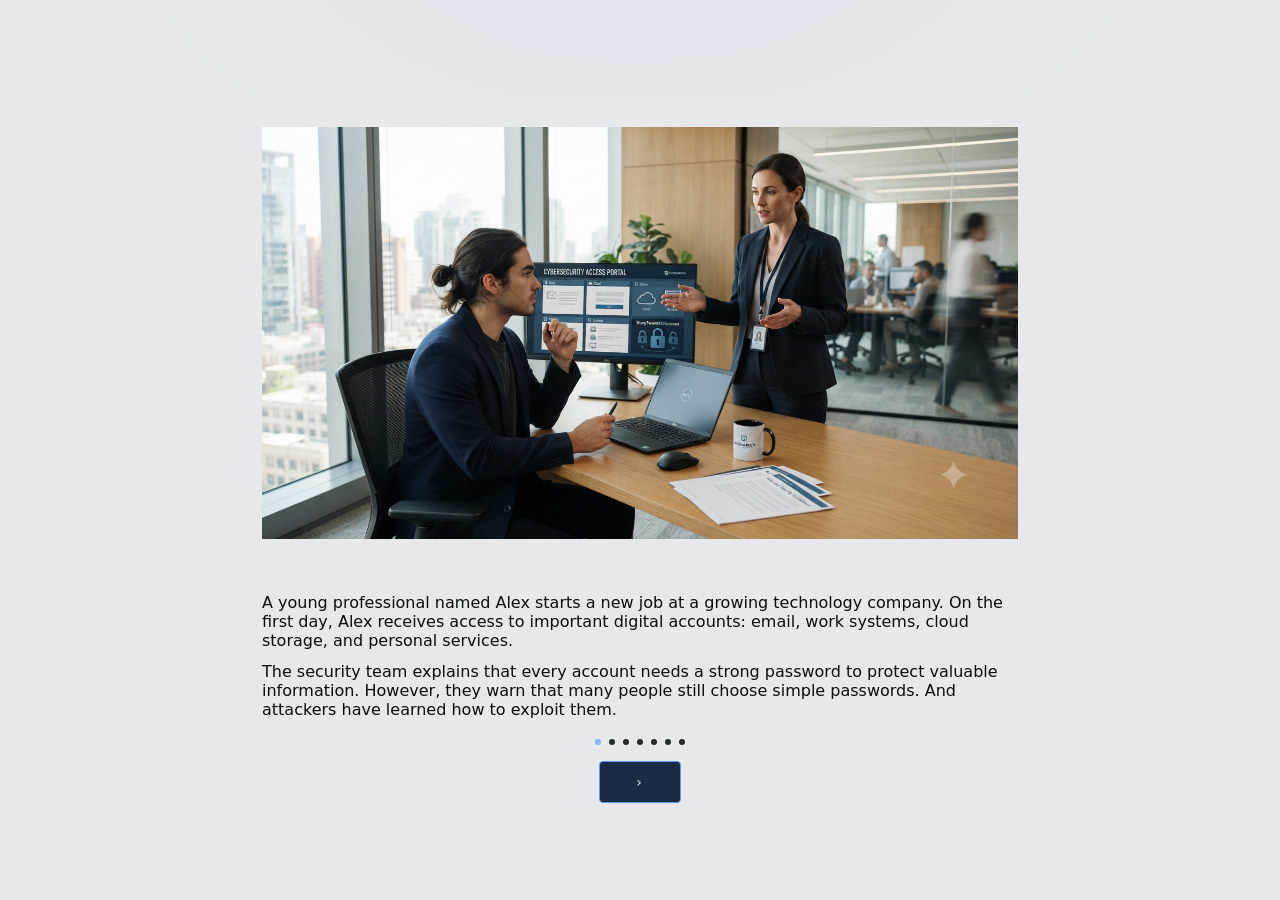
<file: scenes/real-realistic.html>
<!DOCTYPE html>
<html lang="en">
<head>
<meta charset="UTF-8">
<meta name="viewport" content="width=device-width, initial-scale=1.0">
<title>Alex’s Journey to Password Security</title>
  <link rel="stylesheet" href="../css/style.css">
</head>

<body class="real">
  <div class="scene active" id="scene-1">

    <img id="scene1-image" class="scene-image">
    <div id="scene1-text" class="narration"></div>

    <div id="scene1-progress" class="progress"></div>
    
    <div class="navigation-buttons">
      <button class="continue-btn" onclick="goTo('2')">
          ›
      </button>
    </div>
</div>


<div class="scene" id="scene-2">
  <img id="scene2-image" class="scene-image">
  <div id="scene2-text" class="narration"></div>

  <div id="scene2-progress" class="progress"></div>

  <div class="navigation-buttons">
    <button class="back-btn" onclick="goBack()">
        ‹
    </button>

    <button class="continue-btn" onclick="goTo('3')">
        ›
    </button>
  </div>
</div>




<div class="scene" id="scene-3">
  <img id="scene3-image" class="scene-image">
  <div id="scene3-text" class="narration"></div>

  <div id="scene3-progress" class="progress"></div>
  <div class="navigation-buttons">
    <button class="back-btn" onclick="goBack()">
        ‹
    </button>
    <button class="continue-btn" onclick="goTo('information')">
        ›
    </button>
  </div>
</div>


<div class="scene" id="scene-information">
  <div id="information-panel-1-content"></div>
  <div class="navigation-buttons">
    <button class="back-btn" onclick="goBack()">
        ‹
    </button>
    <button class="continue-btn" onclick="goTo('4')">
        ›
    </button>
  </div>
</div>


<div class="scene" id="scene-4">
  <img id="scene4-image" class="scene-image">
  <div id="scene4-text" class="narration"></div>

  <div id="scene4-progress" class="progress"></div>

  <div class="navigation-buttons">
    <button class="back-btn" onclick="goBack()">
        ‹
    </button>
    <button class="continue-btn" onclick="goTo('5')">
        ›
    </button>
  </div>

</div>

<div class="scene" id="scene-5">
  <img id="scene5-image" class="scene-image">
  <div id="scene5-text" class="narration"></div>

  <div id="scene5-progress" class="progress"></div>

  <div class="navigation-buttons">
    <button class="back-btn" onclick="goBack()">
        ‹
    </button>

    <button class="continue-btn" onclick="goTo('6')">
        ›
    </button>
  </div>

</div>

<div class="scene" id="scene-6">
  <img id="scene6-image" class="scene-image">
  <div id="scene6-text" class="narration"></div>
  <div id="scene6-progress" class="progress"></div>

  <div class="navigation-buttons">
    <button class="back-btn" onclick="goBack()">
        ‹
    </button>
    <button class="continue-btn" onclick="goTo('7')">
        ›
    </button>
  </div>

</div>

<div class="scene" id="scene-7">
  <img id="scene7-image" class="scene-image">
  <div id="scene7-text" class="narration"></div>
  <div id="scene7-progress" class="progress"></div>


  <div class="navigation-buttons">
    <button class="back-btn" onclick="goBack()">
        ‹
    </button>

    <button class="continue-btn" onclick="goTo('information2')">
      ›
  </button>
  </div>

</div>


<div class="scene" id="scene-information2">
  <div id="information-panel-2-content"></div>

    <div id="information-2-progress" class="progress"></div>
      <div class="navigation-buttons">
        <button class="back-btn" onclick="goBack()">‹</button>
        <button id="completeButton" class="continue-btn" type="button">
          <span id="completeButtonText"></span> ›
        </button>
      </div>
 </div>


<script src="../js/data.js"></script>
<script src="../js/information-panel.js"></script>

<script>
  const story = scenes.find(
      s => s.topic === "password-security"
  );
  const narrativeType = "real";
  const visualStyle = "realistic";
  const scenesData =  story.narratives[narrativeType].data;
  const totalScenes = scenesData.length;

  const lang = new URLSearchParams(window.location.search).get("lang") || "eng";
  console.log("Language:", lang);
  const narrationVar = lang === "eng" ? "narration_EN" : "narration_GER";

  scenesData.forEach((scene,index)=>{
    document.getElementById(
        `scene${index+1}-image`
    ).src =
        scene.visual_style[visualStyle].image;

    document.getElementById(
        `scene${index+1}-text`
    ).innerHTML =
        scene[narrationVar]
        .trim()
        .split("\n")
        .map(line => `<p>${line.trim()}</p>`)
        .join("");
    const progress = document.getElementById(`scene${index + 1}-progress`);

    for (let i = 0; i < totalScenes; i++) {
        const pip = document.createElement("div");
        pip.classList.add("pip");

        if (i < index)
            pip.classList.add("done");
        else if (i === index)
            pip.classList.add("active");

        progress.appendChild(pip);
    }
});

  document.getElementById("completeButtonText").textContent =
  lang === "ger" ? "Geschichte abschließen" : "Complete the story";

  document.getElementById("completeButton").addEventListener("click", function(event) {
  event.preventDefault();
  window.parent.postMessage(
      {
          type: "storyFinished"
      },
      "*"
  );
  });

  let sceneHistory = ["1"];
  function goTo(sceneId) {

      let currentScene = document.querySelector(".scene.active");

      if(currentScene) {
          let currentId = currentScene.id.replace("scene-", "");

          if(currentId !== sceneId) {
              sceneHistory.push(sceneId);
          }
      }

      document.querySelectorAll('.scene')
          .forEach(s => s.classList.remove('active'));
      document.getElementById('scene-' + sceneId)
          .classList.add('active');
        
      
      
    if (sceneId === "information") {
        renderInformationPanel(1, narrativeType,lang);
    }
    if (sceneId === "information2") {
        renderInformationPanel(2, narrativeType, lang);
    }
      window.scrollTo({
          top:0,
          behavior:'smooth'
      });
  }

  function goBack() {
      sceneHistory.pop();
      let previousScene = sceneHistory[sceneHistory.length - 1];
      if(previousScene) {
          document.querySelectorAll('.scene')
              .forEach(s => s.classList.remove('active'));

          document.getElementById('scene-' + previousScene)
              .classList.add('active');

          window.scrollTo({
              top:0,
              behavior:'smooth'
          });
      }
  }
</script>

</body>
</html>
</file>
<file: css/style.css>
* {
    margin: 0;
    padding: 0;
    box-sizing: border-box;
}
:root {
    --ward-good: #6fb98a;
    --ward-good-glow: rgba(111, 185, 138, 0.18);
    --ward-bad: #c9704f;
    --ward-bad-glow: rgba(201, 112, 79, 0.18);
    --ward-warn: #d6a24a;
    --ward-warn-glow: rgba(214, 162, 74, 0.18);
    --ward-arcane: #9d8cd9;
    --ward-arcane-glow: rgba(157, 140, 217, 0.18);

    --theme-bg: #0a0a0f;
    --theme-text: #d4c4a8;
    --theme-font: 'Georgia', serif;
  
    --theme-accent: #c8a96e;    
    --theme-accent-bright: #f0c87e; 
    --theme-accent-dim: #6a5a3a;  
    --theme-muted: #8a7a6a;      
    --theme-pip-idle: #2a2a3a;

    --theme-panel-bg: rgba(26, 21, 32, 0.75);
    --theme-panel-border: rgba(106, 90, 58, 0.3);
    --theme-glow: rgba(200, 169, 110, 0.07);
  
    --theme-rune-border: #6a5a3a;
    --theme-subtext: #b8a888; 
    --theme-font-display: 'Georgia', serif;
    --theme-font-mono: 'JetBrains Mono', monospace;

    --theme-card-bg: rgba(21, 17, 30, 0.6);
    --theme-image-bg: #0a0a0f;
    --theme-image-gradient: linear-gradient(135deg, #1a1520 0%, #2a1f35 50%, #1a2535 100%);
  }

  body{
    background:
    radial-gradient(ellipse 900px 500px at 50% -10%, var(--theme-glow), transparent 60%),
    var(--theme-bg);
    color: var(--theme-text);
    font-family: var(--theme-font);
    min-height:100vh;
    display:flex;
    align-items:center;
    justify-content:center;
    padding:1rem 0.50rem;
  }

  .wrap{width:100%;max-width:1000px;}

  body.fantasy {
    background: var(--theme-bg);
    color: var(--theme-text);
    font-family: var(--theme-font);
  }
  


  body.real {
    --theme-bg: #e6e8eb;
  --theme-text:  #0b0d10;
  --theme-font: 'Inter', 'system-ui', -apple-system, 'Segoe UI', sans-serif;

  --theme-accent: #5b9cf6;
  --theme-accent-bright: #8ab8ff;
  --theme-accent-dim: #1c2b45;
  --theme-muted: #8b929c;
  --theme-pip-idle: #262a30;
  --theme-subtext: #9aa1ab;
  --theme-rune-border: #5b9cf6;

  --theme-glow: rgba(91, 156, 246, 0.06);
  --theme-panel-bg: #e6e8eb;
  --theme-panel-border: rgba(255, 255, 255, 0.08);
  --theme-card-bg: #c9cbcf;
  --theme-image-bg: #e6e8eb;
  --theme-image-gradient: linear-gradient(135deg, #16181c 0%, #1a1d22 50%, #14161a);
  }
  .scene {
    display: none;
    max-width: 780px;
    width: 100%;
    margin: 0 auto;
    padding: 1rem 0.75rem;
    animation: fadein 1.2s ease;
  }

  .scene.active { display: block; }

  @keyframes fadein {
    from { opacity: 0; transform: translateY(16px); }
    to   { opacity: 1; transform: translateY(0); }
  }


  .scene-image {
    width: 100%;
    height: auto;
    border-radius: 8px;
    display: block;
    background: var(--theme-image-bg);
    aspect-ratio: 16 / 10;
    object-fit: contain;
  }

  .image-placeholder {
    width: 100%;
    aspect-ratio: 16 / 10;
    border-radius: 8px;
    background: var(--theme-image-gradient);
    display: flex;
    align-items: center;
    justify-content: center;
    color: #4a3a5a;
    font-size: 13px;
    letter-spacing: 0.05em;
    border: 1px dashed #3a2a4a;
  }

  .narration {
    margin-top: 1.5rem;
    font-size: 16px;
    line-height: 1.2;
  }

  .narration p { margin-bottom: 0.7rem; }

  .navigation-buttons {
    display: flex;
    justify-content: center;
    align-items: center;
    gap: 20px;
    margin-top: 1rem;
}
  .continue-btn, .back-btn {
    border: 1px solid var(--theme-accent);
    font-family: var(--theme-font);
    background: var(--theme-accent-dim);
    color: var(--theme-bg);
    font-size: 14px;
    letter-spacing: 0.12em;
    padding: 12px 36px;
    border-radius: 4px;
    cursor: pointer;
    transition: all 0.3s ease;
  }

  .continue-btn:hover, .back-btn:hover {
    background: var(--theme-bg);
    color: var(--theme-accent-dim);
  }

  .progress {
    display: flex;
    justify-content: center;
    gap: 8px;
    margin-top: 1.25rem;
  }

  .pip {
    background: var(--theme-pip-idle);
    width: 6px;
    height: 6px;
    border-radius: 50%;
    transition: background 0.4s;
  }

  .pip.done { background: var(--theme-accent);}
  .pip.active { background: var(--theme-accent-bright);  }

  .dashboard-container {
    background: var(--theme-panel-bg);
    border: 1px solid var(--theme-panel-border);
    border-radius: 12px;
    padding: 1rem;
    backdrop-filter: blur(12px);
    -webkit-backdrop-filter: blur(12px);
    text-align:center;
  }
  .dashboard-header{
    text-align:center;
    margin-bottom:1rem;
  }
  .rune-mark{
    display:inline-flex;
    align-items:center;
    justify-content:center;
    width:38px;height:38px;
    border: 1px solid var(--theme-rune-border);
    border-radius:50%;
    color: var(--theme-accent);
    font-size:16px;
    margin-bottom:0.75rem;
  }
  .dashboard-header h2{
    font-family: var(--theme-font-display);
    font-weight:600;
    font-size:clamp(22px,4vw,30px);
    letter-spacing:0.02em;
    color: var(--theme-accent-bright);
  }
  .dashboard-header p{
    margin-top:0.3rem;
    color: var(--theme-subtext);
    font-size:16px;
    font-style:italic;
  }

  .dashboard-grid {
    text-align:left;
    display: grid;
    grid-template-columns: 1fr 1fr;
    gap: 1.1rem;
    margin-top: 0.75rem;
  }

  @media (max-width: 600px) {
    .dashboard-grid { grid-template-columns: 1fr; }

    .scene-image,
    .image-placeholder {
      aspect-ratio: 4 / 3;
      border-radius: 6px;
    }
  }

  @media (max-width: 380px) {
    .scene-image,
    .image-placeholder {
      aspect-ratio: 1 / 1;
    }
  }

.info-card {
  position: relative;
  border-radius: 10px;
  padding: 1.5rem;
  background: var(--theme-card-bg);
  border: 1px solid transparent;
  transition: border-color 0.3s ease, box-shadow 0.3s ease, transform 0.3s ease;
}

.info-card.secure { border-color: rgba(111, 185, 138, 0.28); }
.info-card.secure:hover {
  border-color: var(--ward-good);
  box-shadow: 0 0 0 1px rgba(111,185,138,0.15), 0 12px 30px -14px var(--ward-good-glow);
  transform: translateY(-2px);
}

.info-card.vulnerable { border-color: rgba(201, 112, 79, 0.28); }
.info-card.vulnerable:hover {
  border-color: var(--ward-bad);
  box-shadow: 0 0 0 1px rgba(201,112,79,0.15), 0 12px 30px -14px var(--ward-bad-glow);
  transform: translateY(-2px);
}
.info-card.reuse { border-color: rgba(214, 162, 74, 0.28); }
.info-card.reuse:hover {
  border-color: var(--ward-warn);
  box-shadow: 0 0 0 1px rgba(214,162,74,0.15), 0 12px 30px -14px var(--ward-warn-glow);
  transform: translateY(-2px);
}

.info-card.keeper { border-color: rgba(157, 140, 217, 0.28); }
.info-card.keeper:hover {
  border-color: var(--ward-arcane);
  box-shadow: 0 0 0 1px rgba(157,140,217,0.15), 0 12px 30px -14px var(--ward-arcane-glow);
  transform: translateY(-2px);
}

  .card-title {
    font-size: 15px;
    font-weight: bold;
    margin-bottom: 0.8rem;
    display: flex;
    align-items: center;
    gap: 8px;
  }
  .card-title svg {
    width: 18px;
    height: 18px;
    flex-shrink: 0;
  }

  .card-eyebrow {
    font-family: 'JetBrains Mono', monospace;
    font-size: 10.5px;
    letter-spacing: 0.08em;
    text-transform: uppercase;
    color: var(--theme-muted);
    margin-bottom: 0.5rem;
    display: block;
  }

.reuse .card-title { color: var(--ward-warn); }
.keeper .card-title { color: var(--ward-arcane); }
.secure .card-title { color: #2ecc71; }
.vulnerable .card-title { color: #e74c3c; }

.info-card ul { list-style: none; }
.info-card li {
  font-size: 15px;
  line-height: 1.55;
  padding-left: 1.1rem;
  position: relative;
  margin-bottom: 0.75rem;
}
.info-card li::before {
  content: '';
  position: absolute;
  left: 0; top: 0.55em;
  width: 5px; height: 5px;
  border-radius: 50%;
}
.secure li::before     { background: var(--ward-good); }
.vulnerable li::before { background: var(--ward-bad); }
.reuse li::before      { background: var(--ward-warn); }
.keeper li::before     { background: var(--ward-arcane); }
.info-card li strong   { color: var(--theme-accent-bright); font-weight: 600; }
.info-card li:last-child { margin-bottom: 0; }


.card-example{
    margin-top:0.8rem;
    font-family: var(--theme-font-mono);
    font-size:13px;
    padding:0.6rem 0.7rem;
    border-radius:6px;
    letter-spacing:0.01em;
  }
  .ward-good{background:var(--ward-good-glow); color:#a7e0bd;}
  .ward-bad{background:var(--ward-bad-glow); color:#e3a58c; text-decoration:line-through; text-decoration-color:rgba(201,112,79,0.5);}
  .ward-warn{background:var(--ward-warn-glow); color:#f0d19c;}
  .ward-arcane{ color:#c9bdf0;}
</file>
